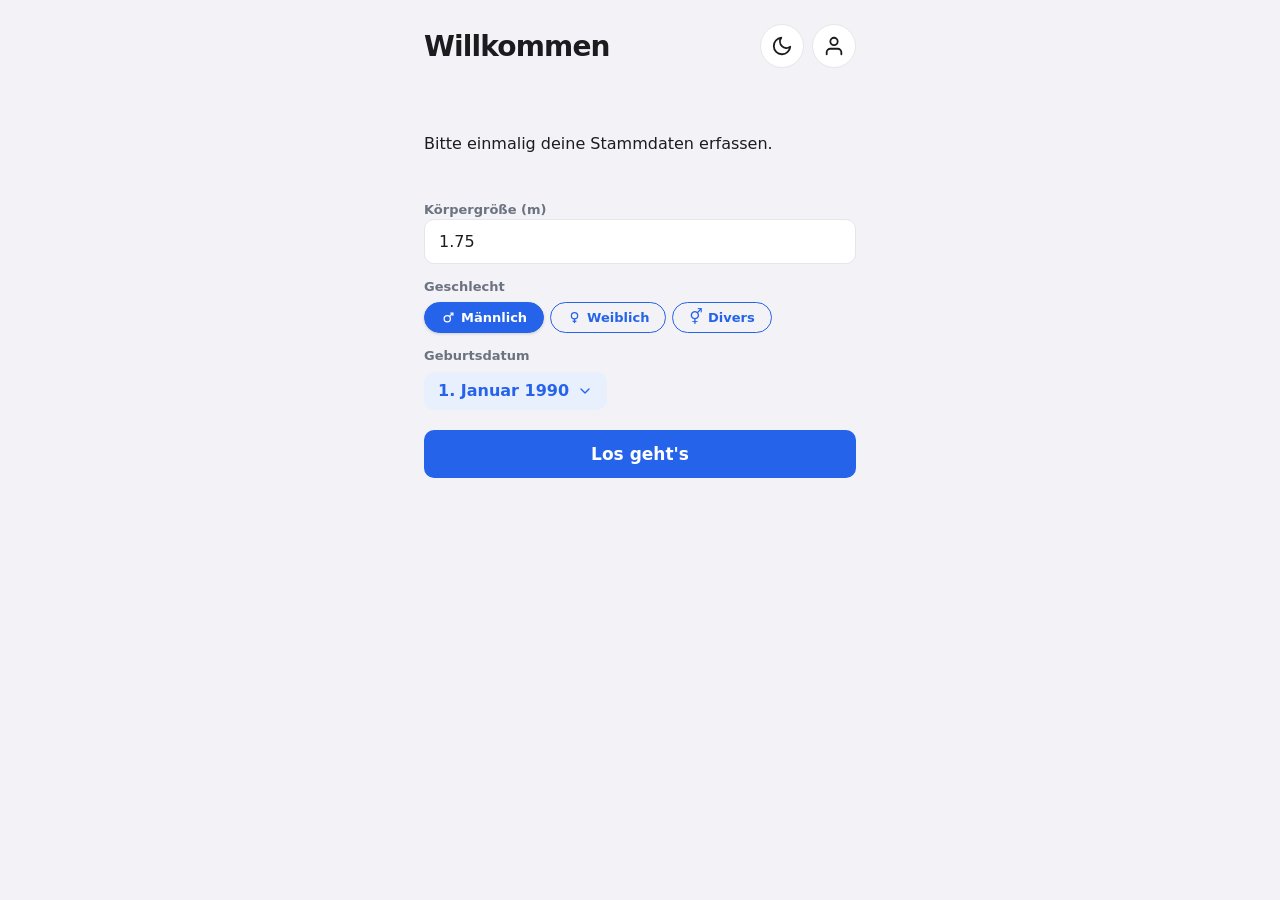
<file: app/index.html>
<!DOCTYPE html>
<html lang="de">
<head>
  <meta charset="utf-8">
  <script>
    // Setzt das Theme VOR dem ersten Paint → kein Hell-Aufblitzen im Dunkelmodus.
    // Liest den localStorage-Spiegel (von main.js gepflegt); Fallback = System.
    (function () {
      try {
        var wahl = localStorage.getItem('wl-theme');
        var ok = wahl === 'hell' || wahl === 'dunkel' || wahl === 'system';
        if (!ok) wahl = 'system';
        var dark = (wahl === 'dunkel') ||
          (wahl === 'system' && matchMedia('(prefers-color-scheme: dark)').matches);
        document.documentElement.dataset.theme = dark ? 'dunkel' : 'hell';
      } catch (e) { /* localStorage/matchMedia evtl. blockiert → Default-Theme greift */ }
    })();
  </script>
  <meta name="viewport" content="width=device-width, initial-scale=1, viewport-fit=cover">
  <title>WeightLog</title>
  <link rel="manifest" href="manifest.webmanifest">
  <link rel="stylesheet" href="css/app.css">
  <link rel="stylesheet" href="vendor/uPlot.min.css">
  <script src="vendor/uPlot.iife.min.js"></script>
  <meta name="theme-color" content="#1e88e5">
</head>
<body>
  <div id="splash" aria-hidden="true">
    <img id="splash-logo" src="icons/icon-192.png" alt="" width="104" height="104">
    <div id="splash-wort">Weight<span>Log</span></div>
  </div>
  <header id="kopf">
    <div class="kopf-links">
      <h1 id="titel">Übersicht</h1>
      <span id="test-badge" hidden>TEST</span>
    </div>
    <div class="kopf-rechts">
      <button id="undo-btn" class="kopf-undo" aria-label="Rückgängig" title="Rückgängig" hidden></button>
      <button id="redo-btn" class="kopf-undo" aria-label="Wiederherstellen" title="Wiederherstellen" hidden></button>
      <button id="theme-toggle" aria-label="Darstellung wechseln" title="Darstellung wechseln"></button>
      <a href="#/profil" id="profil-link" aria-label="Profil"></a>
    </div>
  </header>

  <main id="screen"></main>

  <nav id="tabs" aria-label="Hauptnavigation">
    <a href="#/dashboard" data-screen="dashboard" aria-label="Übersicht"><span class="tab-label">Übersicht</span></a>
    <a href="#/eingabe"  data-screen="eingabe"  aria-label="Eingabe"><span class="tab-label">Eingabe</span></a>
    <a href="#/charts"   data-screen="charts"   aria-label="Charts"><span class="tab-label">Charts</span></a>
    <a href="#/verlauf"  data-screen="verlauf"  aria-label="Verlauf"><span class="tab-label">Verlauf</span></a>
  </nav>

  <script type="module" src="js/main.js"></script>
</body>
</html>
</file>
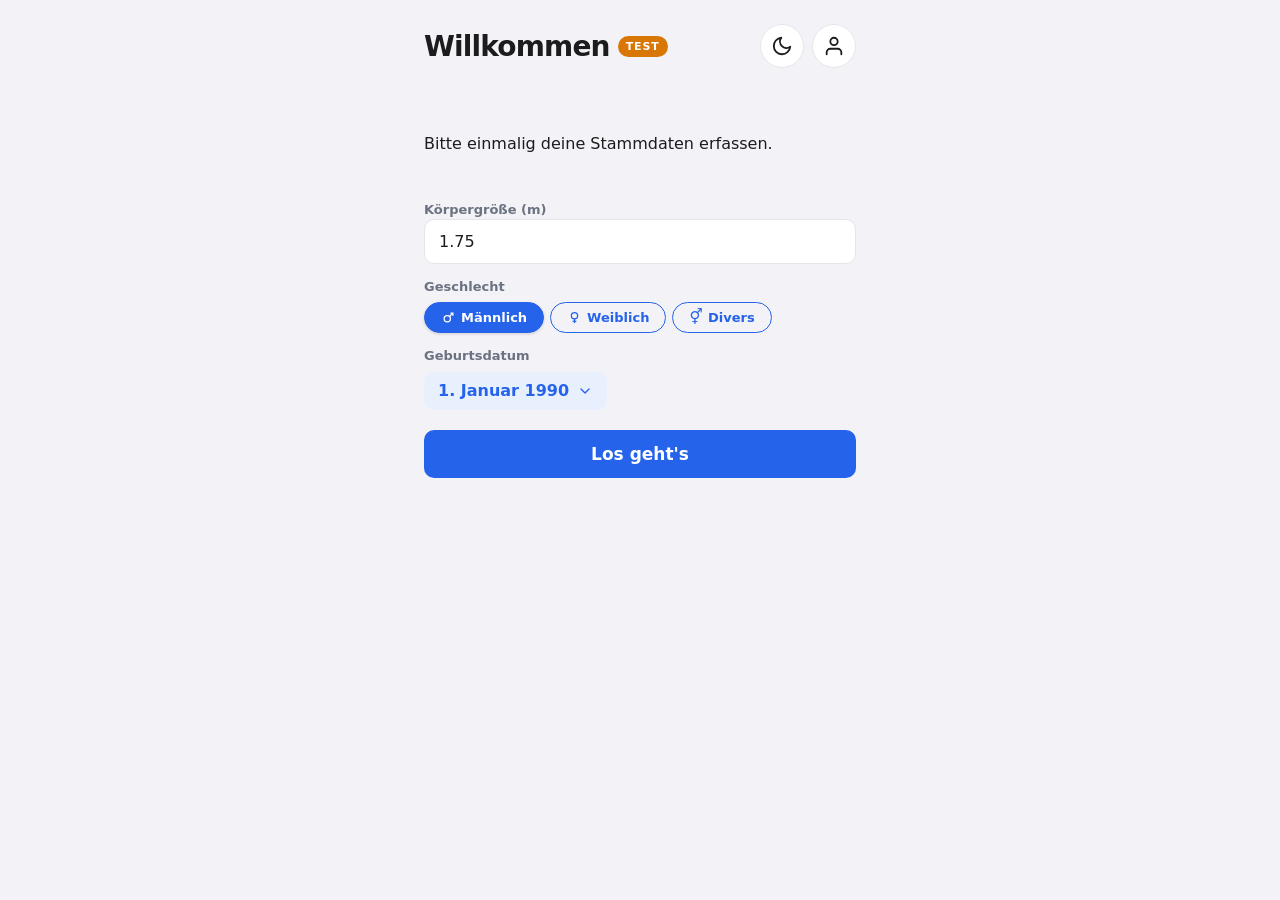
<file: app/test/index.html>
<!DOCTYPE html>
<html lang="de">
<head>
  <meta charset="utf-8">
  <script>
    // Setzt das Theme VOR dem ersten Paint → kein Hell-Aufblitzen im Dunkelmodus.
    // Liest den localStorage-Spiegel (von main.js gepflegt); Fallback = System.
    (function () {
      try {
        var wahl = localStorage.getItem('wl-theme');
        var ok = wahl === 'hell' || wahl === 'dunkel' || wahl === 'system';
        if (!ok) wahl = 'system';
        var dark = (wahl === 'dunkel') ||
          (wahl === 'system' && matchMedia('(prefers-color-scheme: dark)').matches);
        document.documentElement.dataset.theme = dark ? 'dunkel' : 'hell';
      } catch (e) { /* localStorage/matchMedia evtl. blockiert → Default-Theme greift */ }
    })();
  </script>
  <meta name="viewport" content="width=device-width, initial-scale=1, viewport-fit=cover">
  <title>WeightLog [TEST]</title>
  <link rel="manifest" href="manifest.webmanifest">
  <link rel="stylesheet" href="../css/app.css">
  <link rel="stylesheet" href="../vendor/uPlot.min.css">
  <script src="../vendor/uPlot.iife.min.js"></script>
  <meta name="theme-color" content="#ff9800">
</head>
<body>
  <div id="splash" aria-hidden="true">
    <img id="splash-logo" src="../icons/icon-192.png" alt="" width="104" height="104">
    <div id="splash-wort">Weight<span>Log</span></div>
  </div>
  <header id="kopf">
    <div class="kopf-links">
      <h1 id="titel">Übersicht</h1>
      <span id="test-badge" hidden>TEST</span>
    </div>
    <div class="kopf-rechts">
      <button id="undo-btn" class="kopf-undo" aria-label="Rückgängig" title="Rückgängig" hidden></button>
      <button id="redo-btn" class="kopf-undo" aria-label="Wiederherstellen" title="Wiederherstellen" hidden></button>
      <button id="theme-toggle" aria-label="Darstellung wechseln" title="Darstellung wechseln"></button>
      <a href="#/profil" id="profil-link" aria-label="Profil"></a>
    </div>
  </header>
  <main id="screen"></main>
  <nav id="tabs" aria-label="Hauptnavigation">
    <a href="#/dashboard" data-screen="dashboard" aria-label="Übersicht"><span class="tab-label">Übersicht</span></a>
    <a href="#/eingabe"  data-screen="eingabe"  aria-label="Eingabe"><span class="tab-label">Eingabe</span></a>
    <a href="#/charts"   data-screen="charts"   aria-label="Charts"><span class="tab-label">Charts</span></a>
    <a href="#/verlauf"  data-screen="verlauf"  aria-label="Verlauf"><span class="tab-label">Verlauf</span></a>
  </nav>
  <script type="module" src="../js/main.js"></script>
</body>
</html>
</file>
<file: app/css/app.css>
/* app/css/app.css — Design-Fundament (iOS-clean, Weiß/Grau/Blau, Hell+Dunkel) */

/* ---- Tokens HELL (Default) ---- */
:root {
  --bg: #f2f2f7; --surface: #ffffff; --surface-2: #f7f7fb;
  --fg: #1c1c1e; --fg-2: #6b7280; --fg-3: #9ca3af;
  --akzent: #2563eb; --akzent-weich: #e8f0fe;
  --rand: #e5e5ea;
  --gut: #059669; --warn: #d97706;
  --schlecht: #dc2626;
  --chart-linie: #2563eb; --chart-trend: #94a3b8;
  --chart-gitter: #ececf1; --chart-flaeche: rgba(37,99,235,.08);
  --radius: 16px; --radius-s: 10px;
  --sp-1: 4px; --sp-2: 8px; --sp-3: 12px; --sp-4: 16px; --sp-5: 24px; --sp-6: 32px;
  --screen-pad-x: var(--sp-5);
  --screen-pad-top: var(--sp-5);
  --karten-gap: var(--sp-4);
  --karten-pad: var(--sp-5);
  --schatten: 0 1px 2px rgba(0,0,0,.04), 0 4px 16px rgba(0,0,0,.06);
  --tap: 44px;
}
/* ---- Tokens DUNKEL (eigene Werte, nicht invertiert) ---- */
[data-theme="dunkel"] {
  --bg: #000000; --surface: #1c1c1e; --surface-2: #2c2c2e;
  --fg: #f5f5f7; --fg-2: #a1a1aa; --fg-3: #6b7280;
  --akzent: #4f93f5; --akzent-weich: #1e2a44;
  --rand: #38383a;
  --gut: #34d399; --warn: #fbbf24;
  --schlecht: #f87171;
  --chart-linie: #4f93f5; --chart-trend: #8b94a3;
  --chart-gitter: #2c2c2e; --chart-flaeche: rgba(79,147,245,.14);
}

* { box-sizing: border-box; }
body {
  margin: 0; font-family: -apple-system, BlinkMacSystemFont, "Segoe UI", system-ui, sans-serif;
  background: var(--bg); color: var(--fg); -webkit-font-smoothing: antialiased;
  line-height: 1.4; display: flex; flex-direction: column; min-height: 100vh;
  transition: background .25s, color .25s;
}

/* Testmodus-Badge (dezent, in der Kopfzeile neben dem Screen-Namen) */
#test-badge {
  font-size: 11px; font-weight: 700; letter-spacing: .08em; color: #fff;
  background: var(--warn); padding: 3px 8px; border-radius: 999px; align-self: center;
}
#test-badge[hidden] { display: none; }

/* Kopf */
#kopf {
  display: flex; justify-content: space-between; align-items: center;
  padding: var(--sp-2) var(--screen-pad-x) var(--sp-2);
  position: sticky; top: 0; z-index: 10;
  background: color-mix(in srgb, var(--bg) 82%, transparent);
  backdrop-filter: blur(12px); -webkit-backdrop-filter: blur(12px);
}
.kopf-links { display: flex; align-items: center; gap: var(--sp-2); min-width: 0; }
#titel { font-size: 28px; font-weight: 700; letter-spacing: -.03em; }
.kopf-rechts { display: flex; gap: 8px; align-items: center; }

/* Theme-Toggle (zustandsabhängig: Mond in Hell, Sonne in Dunkel) */
#theme-toggle {
  width: var(--tap); height: var(--tap); border-radius: 50%;
  border: 1px solid var(--rand); background: var(--surface); color: var(--fg);
  cursor: pointer; display: grid; place-items: center;
  transition: background .25s, color .25s, border-color .25s; font-size: 22px;
}
#theme-toggle:hover, #profil-link:hover { color: var(--akzent); border-color: var(--akzent); }
/* Icon-Wrapper + SVG sauber zentrieren (kein Baseline-Versatz) */
#theme-toggle span { display: grid; place-items: center; line-height: 0; }
#theme-toggle svg, #profil-link svg { display: block; width: 22px; height: 22px; }
#theme-toggle .ico-sonne { display: none; }
[data-theme="dunkel"] #theme-toggle .ico-mond { display: none; }
[data-theme="dunkel"] #theme-toggle .ico-sonne { display: grid; }

/* Profil-Link */
#profil-link {
  width: var(--tap); height: var(--tap); border-radius: 50%;
  display: grid; place-items: center; color: var(--fg); text-decoration: none;
  background: var(--surface); border: 1px solid var(--rand); font-size: 22px;
}

/* Undo/Redo im Kopf (nur auf dem Verlauf-Screen sichtbar, sonst [hidden]) */
.kopf-undo {
  width: var(--tap); height: var(--tap); border-radius: 50%;
  border: 1px solid var(--rand); background: var(--surface); color: var(--fg);
  cursor: pointer; display: grid; place-items: center;
  transition: background .25s, color .25s, border-color .25s;
}
.kopf-undo svg { display: block; width: 20px; height: 20px; }
.kopf-undo:not(:disabled):hover { color: var(--akzent); border-color: var(--akzent); }
.kopf-undo:disabled { color: var(--fg-3); opacity: .4; cursor: default; }
.kopf-undo[hidden] { display: none; }

/* Screen-Container */
#screen {
  flex: 1; overflow-y: auto;
  padding: var(--screen-pad-top) var(--screen-pad-x) 100px;
  display: flex; flex-direction: column; gap: var(--karten-gap);
}
#screen h2 { font-size: 17px; font-weight: 600; margin: 20px 0 10px; }

/* Formulare (iOS-artig) */
form label { display: block; font-size: 13px; color: var(--fg-2); font-weight: 600; margin: 14px 0 6px; }
input, select, button[type="submit"] {
  font-family: inherit; font-size: 16px; width: 100%;
  padding: 12px 14px; border-radius: var(--radius-s); border: 1px solid var(--rand);
  background: var(--surface); color: var(--fg);
}
input:focus, select:focus { outline: 2px solid var(--akzent); outline-offset: -1px; border-color: var(--akzent); }
fieldset { border: 1px solid var(--rand); border-radius: var(--radius-s); padding: 12px 14px; margin: 14px 0; }
legend { font-size: 13px; color: var(--fg-2); font-weight: 600; padding: 0 6px; }
fieldset label { display: flex; align-items: center; gap: 8px; }
fieldset input[type="checkbox"] { width: auto; }
button[type="submit"] {
  background: var(--akzent); color: #fff; border: 0; font-weight: 600; cursor: pointer;
  margin-top: 20px; padding: 14px; font-size: 17px;
}
button[type="submit"]:hover { filter: brightness(1.05); }

/* generische Buttons (Export/Import etc.) */
#screen button:not([type="submit"]) {
  font-family: inherit; font-size: 15px; font-weight: 600; cursor: pointer;
  padding: 10px 16px; border-radius: var(--radius-s);
  border: 1px solid var(--rand); background: var(--surface); color: var(--akzent);
}

p[role="status"] { font-size: 14px; color: var(--fg-2); margin-top: 12px; }

/* KPI-Liste (Dashboard — wird in Mockup 2 weiter verfeinert) */
.kpi { list-style: none; padding: 0; margin: 0; display: grid; gap: var(--sp-3); }
.kpi li {
  display: flex; justify-content: space-between; align-items: center;
  padding: var(--sp-4); background: var(--surface); border-radius: var(--radius-s);
  box-shadow: var(--schatten);
}
.kpi span { color: var(--fg-2); font-size: 14px; }
.kpi b { font-size: 18px; font-weight: 700; letter-spacing: -.01em; }

/* Verlauf-Tabelle */
.verlauf { width: 100%; border-collapse: separate; border-spacing: 0; font-size: 14px; }
.verlauf th { text-align: left; padding: 8px 10px; color: var(--fg-2); font-weight: 600; font-size: 12px; text-transform: uppercase; letter-spacing: .03em; }
.verlauf td { text-align: left; padding: 12px 10px; border-top: 1px solid var(--rand); }
.verlauf tbody tr:first-child td { border-top: 0; }
.verlauf button { background: none; border: none; color: var(--fg-3); cursor: pointer; font-size: 1em; padding: 4px; }
.verlauf button:hover { color: var(--warn); }

/* Charts-Screen */
.charts-screen { display:flex; flex-direction:column; gap:var(--sp-3); }
/* Zeile 1: Segmented-Control links, Vollbild-Icon rechts — fix, kein Umbruch. */
.charts-leiste { display:flex; align-items:center; justify-content:space-between; gap:var(--sp-2); flex-wrap:nowrap; }
/* Die Charts-Seg darf umbrechen (blaue Umrandung), solange sie nicht kompakt ist;
   erst .seg-kompakt erzwingt einzeilig (nowrap). Umbruch-Erkennung steuert das in JS. */
.charts-leiste .seg { flex-wrap:wrap; }
.charts-leiste .seg.seg-kompakt { flex-wrap:nowrap; }
/* Zeile 2: Kontext (Jahr-Stepper bzw. Tage-Pills) in eigener Zeile. */
.charts-kontext-zeile { display:flex; align-items:center; }
.charts-kontext-zeile[hidden] { display:none; }
.ch-voll, #screen button.ch-voll { flex:none; width:var(--tap); height:var(--tap); display:grid; place-items:center; padding:0; border:1px solid var(--rand); background:var(--surface); color:var(--fg); border-radius:50%; cursor:pointer; transition:background .2s, color .2s, border-color .2s; }
.ch-voll svg { width:20px; height:20px; display:block; }
.ch-voll:hover, #screen button.ch-voll:hover { color:var(--akzent); border-color:var(--akzent); }

/* Serien-Chips (Toggle mit Serien-Farbpunkt) — zentriert, kompakt, damit sie
   möglichst in eine Zeile passen; bei Umbruch auf schmalen Geräten bleibt es dank
   Zentrierung ausgewogen. */
.serie-chips { display:flex; gap:6px; flex-wrap:wrap; justify-content:center; }
.serie-chip, #screen button.serie-chip { display:inline-flex; align-items:center; gap:5px; font-size:12.5px; font-weight:600; padding:6px 11px; border-radius:999px; border:1px solid var(--rand); background:var(--surface); color:var(--fg-2); cursor:pointer; font-family:inherit; }
.serie-chip.aktiv, #screen button.serie-chip.aktiv { background:var(--akzent-weich); color:var(--akzent); border-color:transparent; }
.serie-chip .serie-punkt { width:8px; height:8px; border-radius:50%; display:inline-block; flex:none; }
.serie-chip:not(.aktiv) .serie-punkt { opacity:.4; }

/* Chart-Fläche */
.chart-flaeche { background:var(--surface); border-radius:var(--radius); box-shadow:var(--schatten); padding:12px 10px 6px; min-height:120px; }
.chart-flaeche .leer-hinweis { font-size:13px; color:var(--fg-3); text-align:center; padding:40px 10px; }
.chart-flaeche .uplot, .chart-flaeche .u-wrap { width:100% !important; }
/* Eigenes Chart-Tooltip (ersetzt die native uPlot-Legende) */
.ch-tooltip { position:absolute; pointer-events:none; background:var(--surface); border:1px solid var(--rand); border-radius:var(--radius-s); box-shadow:var(--schatten); padding:7px 10px; font-size:12px; font-weight:600; color:var(--fg); z-index:5; white-space:nowrap; }
.ch-tooltip .ch-tip-datum { font-size:11px; color:var(--fg-2); margin-bottom:3px; }
.ch-tooltip .ch-tip-pkt { width:8px; height:8px; border-radius:50%; display:inline-block; margin-right:5px; vertical-align:middle; }
.ch-tooltip { max-width: 220px; white-space: normal; }
.ch-tooltip > div:not(.ch-tip-chips) { white-space: nowrap; }
.ch-tooltip .ch-tip-chips { display:flex; flex-wrap:wrap; gap:4px; margin-top:6px; padding-top:6px; border-top:1px solid var(--rand); }
.ch-tooltip .ch-tip-chips .chip { display:inline-flex; align-items:center; gap:4px; font-size:11px; font-weight:600; padding:2px 8px; border-radius:999px; background:var(--surface-2); color:var(--fg-2); border:1px solid transparent; white-space:nowrap; }
.ch-tooltip .ch-tip-chips .chip svg { width:11px; height:11px; }
.ch-tooltip .ch-tip-chips .chip.ev { color:var(--akzent); background:transparent; border-color:var(--akzent); }
.ch-tooltip .ch-tip-chips .chip.med { background:var(--rand); color:var(--fg-2); }

/* Vollbild-Modus: Chart füllt den Screen, Filter oben schmal, Rest ausgeblendet. */
body.chart-vollbild #kopf, body.chart-vollbild #tabs { display:none; }
/* Fester Vollbild-Container: KEIN overflow-scroll — die Chart-Fläche schrumpft per Flex
   auf die Resthöhe zwischen Leiste/Kontext oben und Chips unten. */
.charts-screen.vollbild { position:fixed; inset:0; z-index:60; background:var(--bg); padding:10px 12px; gap:8px; overflow:hidden; }
.charts-screen.vollbild .charts-leiste { gap:6px; order:0; flex:none; }
.charts-screen.vollbild .charts-kontext-zeile { order:1; flex:none; }
.charts-screen.vollbild .eigene-feld { order:2; flex:none; }
/* Chart nimmt die Resthöhe; min-height:0 erlaubt korrektes Flex-Schrumpfen (kein Overflow). */
.charts-screen.vollbild .chart-flaeche { order:3; flex:1 1 auto; min-height:0; display:flex; align-items:stretch; overflow:hidden; }
/* Chips immer unten, nie gequetscht → bleiben erreichbar. */
.charts-screen.vollbild .serie-chips { order:4; flex:none; }

/* Tab-Leiste unten */
#tabs {
  position: fixed; bottom: 0; left: 50%; transform: translateX(-50%);
  width: 100%; max-width: 480px; display: flex; justify-content: space-around;
  background: color-mix(in srgb, var(--bg) 82%, transparent);
  backdrop-filter: blur(12px); -webkit-backdrop-filter: blur(12px);
  border-top: 1px solid var(--rand); padding: 8px 0 calc(8px + env(safe-area-inset-bottom));
}
#tabs a {
  flex: 1; text-align: center; color: var(--fg-3); text-decoration: none;
  display: flex; flex-direction: column; align-items: center; gap: 3px; padding: 4px 0;
}
#tabs a svg { width: 24px; height: 24px; display: block; }
#tabs a .tab-label { font-size: 10px; font-weight: 600; letter-spacing: .01em; }
#tabs a.aktiv { color: var(--akzent); }

/* App auf Phone-Breite zentrieren */
body > #kopf, body > #screen { max-width: 480px; margin-left: auto; margin-right: auto; width: 100%; }

/* Segmented-Control (Geschlecht, Theme, Kategorien …)
   Standard: blaue Umrandung je Button — funktioniert auch bei Umbruch.
   .seg-kompakt: grauer Container-Hintergrund + nowrap — nur wenn einzeilig garantiert. */
.seg { display:inline-flex; background:transparent; border:0; padding:0; gap:6px; flex-wrap:wrap; justify-content:flex-end; }
.seg-kompakt { background:var(--surface-2); border-radius:999px; padding:3px; gap:2px; flex-wrap:nowrap; }
/* spezifisch genug, um die allgemeine #screen button-Regel zu überschreiben */
.seg button, #screen .seg button { border:1px solid var(--akzent); background:transparent; cursor:pointer; color:var(--akzent); font-size:13px; font-weight:600; padding:7px 16px; border-radius:999px; font-family:inherit; transition:all .2s; }
.seg.seg-kompakt button, #screen .seg.seg-kompakt button { border:none; background:transparent; color:var(--fg-2); }
.seg button.aktiv, #screen .seg button.aktiv { background:var(--akzent); color:#fff; box-shadow:0 1px 3px rgba(0,0,0,.15); }
.seg.seg-kompakt button.aktiv, #screen .seg.seg-kompakt button.aktiv { background:var(--surface); color:var(--akzent); box-shadow:0 1px 4px rgba(0,0,0,.12); }
.seg button:not(.aktiv):hover, #screen .seg button:not(.aktiv):hover { background:var(--akzent-weich); }
.seg.seg-kompakt button:not(.aktiv):hover, #screen .seg.seg-kompakt button:not(.aktiv):hover { background:var(--surface); }
/* A-Größen-Variante (Anzeigegröße): gleich breite Felder, A vertikal zentriert trotz
   unterschiedlicher Schriftgröße. .aa trägt die stufenabhängige font-size inline. */
.seg-ikon button, #screen .seg-ikon button { min-width:38px; padding:4px 10px; display:grid; place-items:center; }
.seg-ikon .aa { font-weight:700; line-height:1; }

/* Geschlecht-Segment: im gekürzten Zustand Icon/⚥ + Kürzel nebeneinander zentriert. */
.seg-geschlecht button, #screen .seg-geschlecht button { display:inline-flex; align-items:center; justify-content:center; gap:5px; white-space:nowrap; }
.seg-geschlecht .ico { width:15px; height:15px; flex:none; }
.seg-geschlecht .gs-uni { font-size:15px; line-height:1; }

/* Zeitfilter (Übersicht): Segmented + inline Jahr-Stepper / Tage-Pills + Eigene-Zahlenfeld. */
.filter { display:flex; flex-direction:column; gap:0; }
.filterzeile { display:flex; align-items:center; gap:10px; flex-wrap:wrap; }
.stepper { display:inline-flex; align-items:center; gap:4px; }
.stepper button, #screen .stepper button { width:36px; height:36px; border-radius:50%; border:1px solid var(--rand); background:var(--surface); color:var(--akzent); font-size:18px; cursor:pointer; display:grid; place-items:center; padding:0; }
.stepper button:disabled, #screen .stepper button:disabled { color:var(--fg-3); opacity:.5; cursor:default; }
.stepper button svg, #screen .stepper button svg { width:20px; height:20px; display:block; }
.stepper .j { font-size:17px; font-weight:700; min-width:58px; text-align:center; }
.tage-pills { display:inline-flex; gap:8px; flex-wrap:wrap; }
.tp, #screen .tp { border:1px solid var(--rand); background:var(--surface); color:var(--fg); border-radius:999px; padding:8px 15px; font-size:14px; font-weight:600; cursor:pointer; font-family:inherit; }
.tp.aktiv, #screen .tp.aktiv { background:var(--akzent); color:#fff; border-color:var(--akzent); }
/* Jahr-Filter-Leiste oben im Verlauf: horizontale Pill-Leiste, scrollbar bei vielen Jahren. */
.jahr-leiste { display:flex; gap:6px; overflow-x:auto; padding:2px 2px 10px; scrollbar-width:none; -webkit-overflow-scrolling:touch; }
.jahr-leiste::-webkit-scrollbar { display:none; }
.jahr-leiste button, #screen .jahr-leiste button { flex:none; font:inherit; font-size:13px; font-weight:600; padding:6px 14px; border-radius:999px; border:1px solid var(--rand); background:var(--surface); color:var(--fg); cursor:pointer; white-space:nowrap; }
.jahr-leiste button.aktiv, #screen .jahr-leiste button.aktiv { border-color:var(--akzent); color:var(--akzent); background:var(--akzent-weich); }
/* Zeitraum-Modus: Von/Bis nebeneinander in der Kontext-Zeile. */
.zeitraum-pills { display:inline-flex; gap:14px; flex-wrap:wrap; align-items:flex-end; }
.zeitraum-pills .zr-feld { display:flex; flex-direction:column; gap:4px; }
.zeitraum-pills .zr-feld > label { font-size:12px; font-weight:600; color:var(--fg-2); }
.eigene-feld { display:none; align-items:center; gap:10px; margin-top:10px; }
.eigene-feld.auf { display:flex; }
.eigene-feld label { font-size:14px; color:var(--fg-2); font-weight:600; }
.num { display:inline-flex; align-items:center; border:1px solid var(--rand); border-radius:var(--radius-s); background:var(--surface); overflow:hidden; }
.num input { width:64px; border:0; text-align:center; font-size:16px; font-weight:700; color:var(--fg); font-family:inherit; padding:9px 4px; background:transparent; }
.num input:focus { outline:none; color:var(--akzent); }
.num button, #screen .num button { width:38px; height:40px; border:0; border-left:1px solid var(--rand); background:var(--surface-2); color:var(--akzent); font-size:16px; cursor:pointer; padding:0; border-radius:0; touch-action:manipulation; }
.num button:first-of-type, #screen .num button:first-of-type { border-left:0; border-right:1px solid var(--rand); }
.num button, #screen .num button { display:grid; place-items:center; }
.num button svg, #screen .num button svg { width:20px; height:20px; display:block; }
.eigene-feld .einheit { font-size:14px; color:var(--fg-2); }

/* Ziel-Eingabe im Profil: Zeile mit voller Breite für Zahlenfeld + abgeleitete Anzeige. */
.ziel-eingabe .ctrl-voll { display:flex; align-items:center; gap:var(--sp-3); justify-content:flex-end; flex-wrap:wrap; width:100%; }
/* Harmonisiert: Typ-Segmented links neben dem Zahlenfeld (Haupt- und Zwischenziele gleich). */
.ctrl-ziel { display:flex; align-items:center; gap:var(--sp-2); justify-content:flex-end; flex-wrap:wrap; }
/* Der abgeleitete kg/BMI-Wert IMMER in einer eigenen Zeile UNTERHALB der Eingabe
   (flex-basis:100% erzwingt den Umbruch), rechtsbündig wie die Eingabe-Zeile. */
.ziel-abgeleitet { font-size:14px; color:var(--fg-2); font-weight:600; flex-basis:100%; text-align:right; }
.zw-info { padding-top:var(--sp-2); }
.zw-info .erkl { font-size:12px; color:var(--fg-3); }

/* ---- Übersicht/Dashboard (Mockup 06) ---- */
.hero { background:var(--surface); border-radius:var(--radius); padding:22px; box-shadow:var(--schatten); }
.hero-label { font-size:13px; color:var(--fg-2); font-weight:600; text-transform:uppercase; letter-spacing:.04em; }
.hero-wert { font-size:52px; font-weight:700; letter-spacing:-.03em; margin-top:4px; }
.hero-wert .einheit { font-size:24px; font-weight:600; color:var(--fg-2); margin-left:4px; }
.hero-pills { display:flex; gap:8px; margin-top:10px; flex-wrap:wrap; }
.pill { display:inline-flex; align-items:center; gap:5px; font-size:14px; font-weight:600; padding:4px 11px; border-radius:999px; }
.pill.gut { color:var(--gut); background:color-mix(in srgb, var(--gut) 14%, transparent); }
.pill.warn { color:var(--warn); background:color-mix(in srgb, var(--warn) 14%, transparent); }
.pill.schlecht { color:#dc2626; background:color-mix(in srgb, #dc2626 14%, transparent); }
[data-theme="dunkel"] .pill.schlecht { color:#f87171; background:color-mix(in srgb, #f87171 16%, transparent); }
[data-theme="dunkel"] .pill.warn { color:var(--warn); }
.pill.neutral { color:var(--fg-2); background:var(--surface-2); }
.pill.akzent { color:var(--akzent); background:var(--akzent-weich); }
.pill svg { width:14px; height:14px; }

.kpi-grid { display:grid; grid-template-columns:1fr 1fr; gap:12px; }
.kpi-tile { background:var(--surface); border-radius:var(--radius-s); padding:16px; box-shadow:var(--schatten); }
.kpi-tile .k-label { font-size:12px; color:var(--fg-2); font-weight:600; display:flex; align-items:center; gap:5px; }
.kpi-tile .k-label .min-dot { width:11px; height:11px; border-radius:999px; background:var(--gut); border:2px solid var(--surface); box-sizing:border-box; display:inline-block; flex:none; }
.kpi-tile .k-wert { font-size:24px; font-weight:700; letter-spacing:-.02em; margin-top:6px; }
.kpi-tile .k-wert.positiv { color:var(--gut); }
.kpi-tile .k-sub { font-size:12px; color:var(--fg-3); margin-top:2px; }

.ziel-karte { background:var(--surface); border-radius:var(--radius); padding:20px; box-shadow:var(--schatten); }
.ziel-kopf { display:flex; justify-content:space-between; align-items:baseline; }
.ziel-kopf .titel { font-size:15px; font-weight:600; }
.ziel-kopf .proz { font-size:15px; font-weight:700; color:var(--akzent); }
.ziel-karte .balken { position:relative; height:10px; background:var(--rand); border-radius:999px; margin:30px 0 32px; overflow:visible; }
.ziel-karte .balken > .fuell { display:block; height:100%; border-radius:999px; background:linear-gradient(90deg, var(--akzent), color-mix(in srgb, var(--akzent) 70%, #7cc)); transition:width .25s; }
/* Marker auf dem Ziel-Balken.
   Zwischenziel (eigen): Label OBEN (blau, bzw. grün+✓ wenn erreicht), weicht bei weit-rechts
   nach links aus. WHO-Schwellen: neutral graue Striche, BMI-Wert als Label UNTEN. */
.ziel-karte .marker { position:absolute; top:50%; transform:translate(-50%,-50%); }
.marker-eigen { width:3px; height:20px; background:var(--akzent); border-radius:2px; }
.marker-eigen .m-label { position:absolute; bottom:22px; left:50%; transform:translateX(-50%); font-size:11px; font-weight:700; color:var(--akzent); white-space:nowrap; }
.marker-eigen .m-label.links { left:auto; right:0; transform:none; } /* weicht der Prozentzahl aus */
.marker-eigen.erreicht { background:var(--gut); }
.marker-eigen.erreicht .m-label { color:var(--gut); }
.marker-who { width:2px; height:14px; background:var(--fg); border-radius:1px; }
.marker-who .who-label { position:absolute; top:20px; left:50%; transform:translateX(-50%); font-size:10px; font-weight:600; color:var(--fg-3); white-space:nowrap; }
.marker-who .who-label.links { left:auto; right:0; transform:none; }
.marker-who .who-label.rechts { left:0; transform:none; }
.marker-who.erreicht { background:var(--gut); }
.marker-who.erreicht .who-label { color:var(--gut); }
/* Minimum = gefüllter grüner Punkt mit dünnem Rand in --surface (hebt sich von der
   blauen Füllung ab). Kein Label (würde mit BMI/Zwischenziel-Labels kollidieren). */
.marker-min { width:11px; height:11px; border-radius:999px; background:var(--gut); border:2px solid var(--surface); box-sizing:border-box; }
.m-label svg, .who-label svg { width:1em; height:1em; vertical-align:-0.1em; }
.ziel-fuss { display:flex; justify-content:space-between; font-size:13px; color:var(--fg-2); }
.ziel-fuss b { color:var(--fg); }

.chart-karte { background:var(--surface); border-radius:var(--radius); padding:20px; box-shadow:var(--schatten); }
.chart-karte .chart-titel { font-size:15px; font-weight:600; margin-bottom:4px; }
.chart-karte .legende { display:flex; gap:16px; font-size:12px; color:var(--fg-2); margin:8px 0 10px; }
.chart-karte .legende span { display:inline-flex; align-items:center; gap:5px; }
.chart-karte .leg-strich { width:16px; height:3px; border-radius:2px; display:inline-block; background:var(--chart-linie); }
.chart-karte .leg-trend { background:var(--warn); }
.chart-karte .spark { width:100%; height:120px; display:block; }
.chart-karte .leer-hinweis { font-size:13px; color:var(--fg-3); }

/* Datums-Rädchen-Picker */
.datum-anzeige { font-size:16px; font-weight:600; color:var(--akzent); cursor:pointer; padding:8px 14px; border-radius:var(--radius-s); background:var(--akzent-weich); display:inline-flex; align-items:center; gap:var(--sp-2); }
.datum-picker { display:none; margin-top:var(--sp-4); }
.datum-picker.offen { display:block; }
.raeder { display:flex; gap:var(--sp-2); height:160px; }
.rad { flex:1; overflow-y:scroll; scroll-snap-type:y mandatory; text-align:center; border-radius:var(--radius-s); background:var(--surface-2); scrollbar-width:none; }
.rad::-webkit-scrollbar { display:none; }
.rad-item { scroll-snap-align:center; padding:12px 0; font-size:16px; color:var(--fg-2); cursor:pointer; }
.rad-item.sel { color:var(--akzent); font-weight:700; font-size:18px; }

/* Profil: Info-Karte */
.karte { background:var(--surface); border-radius:var(--radius); box-shadow:var(--schatten); overflow:hidden; }
.karte.info { display:flex; }
.info .zelle { flex:1; text-align:center; padding:var(--sp-4) var(--sp-2); }
.info .zelle + .zelle { border-left:1px solid var(--rand); }
.info .z-wert { font-size:22px; font-weight:700; letter-spacing:-.02em; }
.info .z-wert.welt-test { color:var(--warn); }
.info .z-label { font-size:11px; color:var(--fg-2); margin-top:2px; }

/* Profil: Abschnittsüberschrift */
.abschnitt { font-size:13px; font-weight:700; color:var(--fg-2); text-transform:uppercase; letter-spacing:.04em; margin:var(--sp-2) 0 calc(-1*var(--sp-2)) var(--sp-1); }

/* Profil: Formularzeilen (Label links, Control rechts) */
.karte .zeile { display:flex; align-items:center; justify-content:space-between; gap:var(--sp-3); padding:var(--sp-4) var(--karten-pad); }
.karte .zeile + .zeile { border-top:1px solid var(--rand); }
.karte .zeile > label { font-size:15px; font-weight:500; color:var(--fg); white-space:nowrap; }
.karte .zeile .ctrl { flex:1; display:flex; justify-content:flex-end; align-items:center; gap:4px; color:var(--fg-2); }
.karte .zeile .ctrl input { font-family:inherit; font-size:16px; text-align:right; border:0; background:transparent; color:var(--fg); max-width:120px; }
.karte .zeile .ctrl input:focus { outline:none; color:var(--akzent); }
.karte .zeile .readonly { font-size:16px; color:var(--fg-2); }
/* Datumszeile: Picker darf unter die Zeile aufklappen */
.karte .zeile-datum { flex-wrap:wrap; }
/* Nur die Picker-Pille sitzt rechts in der ctrl → vertikal zum Label zentriert.
   (Die „Heute"-Pille steht jetzt neben dem Label, nicht mehr in der ctrl.) */
.karte .zeile-datum .ctrl { flex-direction:row; align-items:center; gap:4px; }
/* „Heute"-Pille inline neben dem Label „Datum" */
.karte .zeile-datum > label { display:inline-flex; align-items:center; gap:8px; }

/* Eingabe-Screen: Datum-Navigationszeile (‹ Datum ›) — immer zweizeilig.
   Zeile 1 = Label + Heute-Chip (via .zeile-datum > label, bereits oben).
   Zeile 2 = .datum-nav: Chevrons links/rechts, Datum-Pill zentriert. */
.karte .zeile-datum .datum-nav { width:100%; display:flex; align-items:center; justify-content:center; gap:4px; padding:var(--sp-1) 0 var(--sp-2); }

/* Geschlecht-Zeile: Label oben, Segment über die volle Kartenbreite darunter
   (Muster wie .zeile-datum). So haben die drei Chips Platz für die langen Labels;
   die dynamische Kurzform (M/W/⚥D) greift nur noch als Fallback auf sehr schmalen Displays. */
.karte .zeile-geschlecht { flex-wrap:wrap; }
.karte .zeile-geschlecht > label { width:100%; }
.karte .zeile-geschlecht .seg-voll { width:100%; padding:var(--sp-1) 0 var(--sp-2); }
.karte .zeile-geschlecht .seg-voll .seg { display:flex; width:100%; flex-wrap:nowrap; }
.karte .zeile-geschlecht .seg-voll .seg button { flex:1 1 0; min-width:0; justify-content:center; }

/* Datum-lang/-kurz: Label oben, Optionen GESTAPELT über die volle Kartenbreite
   darunter (Muster wie .zeile-geschlecht). Lange Labels wie 'Sa, 31.10.2026'
   sind nebeneinander gequetscht unleserlich → je Option eine volle Zeile. */
.karte .zeile-datum-fmt { flex-wrap:wrap; }
.karte .zeile-datum-fmt > label { width:100%; }
.karte .zeile-datum-fmt .fmt-voll { width:100%; padding:var(--sp-1) 0 var(--sp-2); }
/* .seg-gestapelt: Optionen untereinander, jede volle Breite, linksbündig.
   #screen-Präfix nötig (Spezifität 1,2,1 > generische `#screen button`-Regel 1,1,1),
   sonst erbt der Button padding/border/zentrierte Farbe der generischen Regel.
   Nur Theme-Tokens — funktioniert in Hell UND Dunkel. */
.seg.seg-gestapelt, #screen .seg.seg-gestapelt { display:flex; flex-direction:column; width:100%; gap:6px; flex-wrap:nowrap; align-items:stretch; }
.seg.seg-gestapelt button, #screen .seg.seg-gestapelt button { width:100%; text-align:left; justify-content:flex-start; border:1px solid var(--rand); background:var(--surface-2); color:var(--fg); border-radius:var(--radius-s); padding:10px 14px; font-weight:600; }
.seg.seg-gestapelt button.aktiv, #screen .seg.seg-gestapelt button.aktiv { background:var(--akzent-weich); color:var(--akzent); border-color:var(--akzent); box-shadow:none; }
.seg.seg-gestapelt button:not(.aktiv):hover, #screen .seg.seg-gestapelt button:not(.aktiv):hover { background:var(--akzent-weich); }

/* Tag-vor/zurück-Pfeile in der Datumszeile (dezent, kein eigener Block). */
/* Tag-vor/zurück-Pfeile: reine Icon-Tap-Flächen, KEIN Rahmen/Hintergrund (nur Hover-Echo).
   `#screen button.tag-pfeil` = Spezifität (1,1,1) → schlägt die generische
   `#screen button:not([type="submit"])`-Regel (sonst erbt padding/border → SVG rechtsbündig). */
.tag-pfeil, #screen button.tag-pfeil { width:40px; height:40px; display:grid; place-items:center; padding:0; border:0; background:transparent; color:var(--akzent); border-radius:var(--radius-s); cursor:pointer; font-family:inherit; }
.tag-pfeil svg { display:block; width:22px; height:22px; }
.tag-pfeil:hover, #screen button.tag-pfeil:hover { background:var(--akzent-weich); }
.tag-pfeil:disabled, #screen button.tag-pfeil:disabled { color:var(--fg-3); opacity:.4; cursor:default; background:transparent; }

/* Profil: Backup */
.backup-pad { padding:var(--karten-pad); display:flex; flex-direction:column; gap:var(--sp-3); }
.backup-pad .erkl { font-size:13px; color:var(--fg-2); }
.btn-reihe { display:flex; gap:var(--sp-3); }
.btn { flex:1; font-family:inherit; font-size:15px; font-weight:600; cursor:pointer; padding:12px; border-radius:var(--radius-s); border:1px solid var(--rand); background:var(--surface); color:var(--akzent); }
.btn.primär { background:var(--akzent); color:#fff; border-color:var(--akzent); box-shadow:0 2px 8px rgba(37,99,235,.3); }
.btn.primär:hover { filter:brightness(1.05); }
/* #screen btn.primär: schlägt generische #screen button-Regel */
#screen button.btn.primär { background:var(--akzent); color:#fff; border-color:var(--akzent); }
.status { font-size:14px; padding:var(--sp-3); border-radius:var(--radius-s); background:var(--akzent-weich); color:var(--akzent); }
.status[hidden] { display:none; }
.pr-toast { font-size:14px; font-weight:600; color:var(--gut); background:color-mix(in srgb,var(--gut) 13%,transparent); padding:var(--sp-3) var(--sp-4); border-radius:var(--radius-s); margin-top:var(--sp-2); display:none; text-align:center; }
.pr-toast.auf { display:block; }
.pr-version { text-align:center; color:var(--fg-3); font-size:12px; font-weight:500; padding:16px 0 8px; }

/* ===== Eingabe-Screen (Mockup 08-1) ===== */
.heute-tag { font-size:11px; font-weight:700; color:var(--akzent); background:var(--akzent-weich); border-radius:999px; padding:2px 8px; }

/* Gewicht-Hero */
.hero-ein { background:var(--surface); border-radius:var(--radius); padding:20px 22px 22px; box-shadow:var(--schatten); text-align:center; }
.hero-ein .label { font-size:12px; color:var(--fg-2); font-weight:600; text-transform:uppercase; letter-spacing:.04em; }
.hero-wert-zeile { display:flex; align-items:center; justify-content:center; gap:14px; margin-top:8px; }
.gewicht-feld { display:inline-flex; align-items:baseline; gap:4px; }
.gewicht-feld input { font-size:54px; font-weight:700; letter-spacing:-.03em; width:160px; text-align:center; border:0; background:transparent; color:var(--fg); font-family:inherit; padding:0; transition:color .15s; }
.gewicht-feld input:focus { outline:none; color:var(--akzent); }
.gewicht-feld .einheit { font-size:22px; font-weight:600; color:var(--fg-2); }
/* Vorschlags-Zustand: gedämpft, damit klar „noch nicht gespeichert" */
.hero-ein.vorschlag .gewicht-feld input { color:var(--fg-3); }
.stepper-v { display:flex; flex-direction:column; gap:6px; }
/* spezifisch genug (#screen), um die allgemeine #screen button-Regel zu überschreiben;
   place-items + line-height:1 + padding:0 zentriert die +/−-Zeichen exakt. */
.stepper-v button, #screen .stepper-v button { width:44px; height:36px; display:grid; place-items:center; padding:0; line-height:1; border:1px solid var(--rand); background:var(--surface-2); color:var(--akzent); border-radius:var(--radius-s); cursor:pointer; font-family:inherit; touch-action:manipulation; }
.stepper-v button svg { display:block; width:20px; height:20px; }
.stepper-v button:active, #screen .stepper-v button:active { background:var(--akzent-weich); }

/* Hinweis-Zeile unterm Hero */
.hero-hint { margin-top:12px; min-height:26px; display:flex; justify-content:center; }
.pill-hint { display:inline-flex; align-items:center; gap:6px; font-size:13px; font-weight:600; padding:5px 12px; border-radius:999px; }
.pill-hint svg { width:14px; height:14px; }
.pill-hint.vorschlag { color:var(--fg-2); background:var(--surface-2); cursor:pointer; }
.pill-hint.warn { color:var(--warn); background:color-mix(in srgb,var(--warn) 13%,transparent); }

/* Zugeklappte Auslöser-Zeile (Ereignis / Medikament) */
.add-zeile { display:flex; align-items:center; justify-content:space-between; gap:12px; padding:var(--sp-4) var(--karten-pad); cursor:pointer; }
.add-zeile .links { display:flex; align-items:center; gap:10px; font-size:15px; font-weight:600; color:var(--akzent); flex:none; }
.add-zeile .links svg { width:20px; height:20px; transition:transform .2s; }
.add-zeile.offen .links svg.chev { transform:rotate(45deg); }
.add-zeile .rechts { font-size:13px; color:var(--fg-3); text-align:right; min-width:0; overflow:hidden; text-overflow:ellipsis; white-space:nowrap; }
/* „läuft"-Zustand: mehrtägiges Ereignis überlappt den Tag nur (nicht editierbar).
   Gedämpft/neutral mit grauem Info-Punkt – bewusst KEIN grüner Erfolgs-Haken. */
.add-zeile .rechts.laeuft { color:var(--fg-2); font-style:italic; }
.add-zeile .rechts.laeuft::before { content:""; display:inline-block; width:6px; height:6px; border-radius:50%; background:var(--fg-3); margin-right:6px; vertical-align:middle; }
/* Status-Zusammenfassung mit grünem Haken (nach dem Speichern) */
.add-zeile .rechts .status-haken { display:inline-flex; align-items:center; vertical-align:middle; margin-right:5px; color:var(--gut); }
.add-zeile .rechts .status-haken svg { width:14px; height:14px; }
.add-zeile.offen { border-bottom:1px solid var(--rand); }
.collapse { display:none; }
.collapse.auf { display:block; }

/* Speichern + Erfolgs-Pille */
/* #screen button.speichern schlägt die generische `#screen button`-Regel (gleiche Spezifität,
   aber spätere Position + Klassen-Selektor → Priorität). */
#screen button.speichern, .speichern { width:100%; font-family:inherit; font-size:17px; font-weight:700; cursor:pointer; padding:15px; border-radius:var(--radius-s); border:0; background:var(--akzent); color:#fff; margin-top:var(--sp-4); box-shadow:0 2px 8px rgba(37,99,235,.35); }
#screen button.speichern:active { filter:brightness(.95); }
.ok-pill { display:none; align-items:center; justify-content:center; gap:8px; font-size:15px; font-weight:600; color:var(--gut); background:color-mix(in srgb,var(--gut) 13%,transparent); padding:14px; border-radius:var(--radius-s); margin-top:4px; }
.ok-pill.auf { display:flex; }
.ok-pill svg { width:18px; height:18px; }

/* Überschreiben-Dialog */
.dialog-bg { position:fixed; inset:0; background:rgba(0,0,0,.4); display:none; align-items:center; justify-content:center; z-index:50; }
.dialog-bg.auf { display:flex; }
.dialog { background:var(--surface); border-radius:var(--radius); padding:22px; width:84%; max-width:300px; text-align:center; box-shadow:0 20px 50px rgba(0,0,0,.3); }
.dialog .d-titel { font-size:17px; font-weight:700; margin-bottom:8px; }
.dialog .d-text { font-size:14px; color:var(--fg-2); margin-bottom:18px; }
.dialog .d-text b { color:var(--fg); }
.dialog .d-btns { display:flex; gap:10px; }
/* #screen-Präfix nötig, damit die generische `#screen button`-Regel (ID-Spezifität)
   die Dialog-Button-Farben nicht überschreibt (Basis + Varianten). */
#screen .dialog .d-btns button { flex:1; font-family:inherit; font-size:15px; font-weight:600; padding:12px; border-radius:var(--radius-s); cursor:pointer; border:1px solid var(--rand); background:var(--surface); color:var(--fg); }
#screen .dialog .d-btns button.primär { background:var(--warn); color:#fff; border-color:var(--warn); }
#screen .dialog .d-btns button.gefahr { background:var(--schlecht); color:#fff; border-color:var(--schlecht); }

/* Ereignis-Overlay: etwas breiter + links-bündiges Formular (statt zentriert). */
.dialog.ev-edit { max-width: 340px; text-align: left; }
.dialog.ev-edit .d-titel { text-align: center; }
.dialog.ev-edit .feld { margin-bottom: 14px; }
.dialog.ev-edit .feld > label { display:block; font-size:12px; font-weight:600; color:var(--fg-2); margin-bottom:6px; }
.dialog.ev-edit .zeitraum { display:flex; gap:10px; }
.dialog.ev-edit .zeitraum .feld { flex:1; margin-bottom:0; }
.dialog.ev-edit .notiz { width:100%; padding:10px 12px; border-radius:var(--radius-s); border:1px solid var(--rand); background:var(--surface); color:var(--fg); font-size:14px; font-family:inherit; }
/* Kategorie-Segment im Overlay: linksbündig mit kleinem Zeilenabstand bei Umbruch.
   .seg hat global keinen Container mehr, daher nur noch Layout-Overrides nötig. */
.dialog.ev-edit .seg { gap:6px; row-gap:6px; justify-content:flex-start; }
/* Speichern im Ereignis-Overlay ist neutrale Haupt-Aktion → BLAU (--akzent), nicht
   das orange --warn des Eingabe-Überschreiben-Dialogs. Spezifität via zusätzlichem
   .ev-edit höher als #screen .dialog .d-btns button.primär (Zeile darüber). */
#screen .dialog.ev-edit .d-btns button.primär { background:var(--akzent); border-color:var(--akzent); }

/* Medikament-Overlay: analog ev-edit — etwas breiter, links-bündiges Formular. */
.dialog.med-edit { max-width: 340px; text-align: left; }
.dialog.med-edit .d-titel { text-align: center; }
.dialog.med-edit .feld { margin-bottom: 14px; }
.dialog.med-edit .feld > label { display:block; font-size:12px; font-weight:600; color:var(--fg-2); margin-bottom:6px; }
/* .zeile/.ctrl im Dialog: Label links, Control rechts (spiegelt .karte .zeile + .karte .zeile .ctrl) */
.dialog.med-edit .zeile { display:flex; align-items:center; justify-content:space-between; gap:var(--sp-3); padding:var(--sp-3) 0; }
.dialog.med-edit .zeile + .zeile { border-top:1px solid var(--rand); }
.dialog.med-edit .zeile > label { font-size:15px; font-weight:500; color:var(--fg); white-space:nowrap; }
.dialog.med-edit .zeile .ctrl { flex:1; display:flex; justify-content:flex-end; align-items:center; gap:4px; color:var(--fg-2); }
/* Speichern im Med-Overlay = BLAU (--akzent), analog ev-edit. */
#screen .dialog.med-edit .d-btns button.primär { background:var(--akzent); border-color:var(--akzent); }

/* Löschen als dezente rote Textzeile UNTER den Haupt-Buttons.
   #screen-Präfix nötig: sonst überschreibt die generische `#screen button`-Regel
   (ID-Spezifität) die rote Textfarbe → Button würde fälschlich blau. */
.loeschen-zeile { text-align:center; margin-top:14px; }
.loeschen-zeile button, #screen .loeschen-zeile button { background:transparent; border:0; color:var(--schlecht); font-family:inherit; font-size:14px; font-weight:600; cursor:pointer; padding:6px; display:inline-flex; align-items:center; gap:6px; }
.loeschen-zeile svg { width:15px; height:15px; }

/* ---- Verlauf-Screen (Mockup 09) ---- */
.verlauf-leer { text-align:center; color:var(--fg-3); padding:60px 20px; font-size:15px; }

/* Monats-Gruppenüberschrift */
.v-monat {
  display:flex; justify-content:space-between; align-items:baseline;
  font-size:13px; font-weight:700; color:var(--fg-2);
  text-transform:uppercase; letter-spacing:.05em;
  margin:var(--sp-3) 0 calc(-1 * var(--sp-2)) 4px;
}
.v-monat .v-zusatz { font-size:11px; font-weight:600; color:var(--fg-3); text-transform:none; letter-spacing:0; }

/* Karte mit Tageszeilen */
.v-karte { overflow:hidden; }
.v-tag { display:flex; align-items:center; gap:var(--sp-3); padding:var(--sp-3) var(--sp-4); cursor:pointer; }
.v-tag + .v-tag { border-top:1px solid var(--rand); }
.v-tag:hover { background:var(--surface-2); }

/* Datum-Block links */
.v-datum { display:flex; flex-direction:column; align-items:center; min-width:46px; }
.v-datum .v-wtag { font-size:11px; font-weight:700; color:var(--fg-3); text-transform:uppercase; letter-spacing:.03em; }
.v-datum .v-tagnr { font-size:20px; font-weight:700; letter-spacing:-.02em; line-height:1.1; }
.v-datum.heute-ring { color:var(--akzent); }
.v-datum.heute-ring .v-tagnr { background:var(--akzent); color:#fff; border-radius:10px; padding:1px 7px; }

/* Mitte: Gewicht + Chips */
.v-mitte { flex:1; min-width:0; display:flex; flex-direction:column; gap:4px; }
.v-gewicht-zeile { display:flex; align-items:baseline; gap:8px; }
.v-gewicht { font-size:19px; font-weight:700; letter-spacing:-.02em; }
.v-gewicht .v-einh { font-size:13px; font-weight:600; color:var(--fg-3); margin-left:2px; }
.v-mitte .diff { font-size:12px; font-weight:600; }
.v-mitte .diff.ab { color:var(--gut); }
.v-mitte .diff.zu { color:var(--schlecht); }
.v-chips { display:flex; gap:6px; flex-wrap:wrap; }
/* Basis-Chip trägt einen TRANSPARENTEN 1px-Rand, damit Medikament (grau) und
   Ereignis (blauer Rand) exakt gleich hoch bleiben (kein Layout-Sprung). */
.v-chips .chip { display:inline-flex; align-items:center; gap:4px; font-size:11px; font-weight:600; padding:2px 8px; border-radius:999px; background:var(--surface-2); color:var(--fg-2); border:1px solid transparent; }
.v-chips .chip svg { width:11px; height:11px; }
/* Medikament = neutraler grauer Default, etwas dunkler als surface-2 (sonst kaum sichtbar). */
.v-chips .chip.med { background:var(--rand); color:var(--fg-2); }
/* Strukturierte Medikament-Chips sind klickbar: sichtbarer Rand mit --fg-2 (ausreichend Kontrast
   in hell: #6b7280 auf #e5e5ea; dunkel: #a1a1aa auf #38383a). Kein --akzent: Blau ist für Ereignisse reserviert. */
.v-chips .chip.med-klick { border-color: var(--fg-2); cursor: pointer; }
.v-chips .chip.med-klick:active { opacity: .7; }
/* Ereignis = blau mit Rand, ungefüllt (signalisiert klickbar). */
.v-chips .chip.ev { color:var(--akzent); background:transparent; border-color:var(--akzent); }

/* Aktionen rechts */
.v-aktionen { display:flex; gap:2px; }
.v-akt { width:34px; height:34px; border-radius:8px; border:0; background:transparent; color:var(--fg-3); cursor:pointer; display:grid; place-items:center; }
.v-akt svg { width:17px; height:17px; display:block; }
.v-akt:hover { background:var(--surface-2); color:var(--akzent); }
.v-akt.del:hover { color:var(--schlecht); }
/* `#screen button.v-akt` = Spezifität (1,1,1) — gleich der generischen Regel
   `#screen button:not([type="submit"])`, gewinnt durch spätere Quell-Position.
   Damit dezent: kein Rand, transparent, grau; Hover blau bzw. rot bei .del. */
#screen button.v-akt { padding:0; border:0; background:transparent; color:var(--fg-3); }
#screen button.v-akt:hover { background:var(--surface-2); color:var(--akzent); }
#screen button.v-akt.del:hover { color:var(--schlecht); }

/* Import-Dialoge (Modus/Konflikt/Ergebnis) */
#screen .dialog.pr-import .d-btns.d-btns-stapel { flex-direction: column; align-items: stretch; gap: var(--sp-2); }
#screen .dialog.pr-import .d-btns button.primär { background: var(--akzent); color: #fff; border: none; }
#screen .dialog.pr-import .d-btns button.gefahr { background: var(--warn); color: #fff; border: none; }
#screen .dialog.pr-import .pr-konflikt-liste { max-height: 40vh; overflow-y: auto; margin: var(--sp-2) 0; font-size: 14px; }
#screen .dialog.pr-import .pr-konflikt-liste .zeile-k { display: flex; justify-content: space-between; padding: var(--sp-1) 0; border-bottom: 1px solid var(--rand); }

/* ---- In-App-Splash (Start-Overlay, Variante A: Icon + Wort) ---- */
#splash {
  position: fixed; inset: 0; z-index: 1000;
  display: flex; flex-direction: column; align-items: center; justify-content: center;
  gap: var(--sp-4);
  background: var(--surface); color: var(--fg);
  opacity: 1; transition: opacity .45s ease;
}
#splash.weg { opacity: 0; pointer-events: none; }
#splash-logo {
  display: block; width: 104px; height: 104px; border-radius: 24px;
  box-shadow: 0 8px 24px rgba(37, 99, 235, .28);
  opacity: 0; transform: translateY(10px) scale(.97);
  transition: opacity .5s ease, transform .5s ease;
}
#splash-wort {
  font-size: 30px; font-weight: 700; letter-spacing: -.02em; color: var(--fg);
  opacity: 0; transform: translateY(10px) scale(.97);
  transition: opacity .5s ease, transform .5s ease; transition-delay: .1s;
}
#splash-wort span { color: var(--akzent); }
/* eingeblendeter Zustand (von main.js gesetzt) */
#splash.ein #splash-logo,
#splash.ein #splash-wort { opacity: 1; transform: none; }

@media (prefers-reduced-motion: reduce) {
  #splash, #splash-logo, #splash-wort { transition: none; }
}
</file>
<file: app/vendor/uPlot.min.css>
.uplot, .uplot *, .uplot *::before, .uplot *::after {box-sizing: border-box;}.uplot {font-family: system-ui, -apple-system, "Segoe UI", Roboto, "Helvetica Neue", Arial, "Noto Sans", sans-serif, "Apple Color Emoji", "Segoe UI Emoji", "Segoe UI Symbol", "Noto Color Emoji";line-height: 1.5;width: min-content;}.u-title {text-align: center;font-size: 18px;font-weight: bold;}.u-wrap {position: relative;user-select: none;}.u-over, .u-under {position: absolute;}.u-under {overflow: hidden;}.uplot canvas {display: block;position: relative;width: 100%;height: 100%;}.u-axis {position: absolute;}.u-legend {font-size: 14px;margin: auto;text-align: center;}.u-inline {display: block;}.u-inline * {display: inline-block;}.u-inline tr {margin-right: 16px;}.u-legend th {font-weight: 600;}.u-legend th > * {vertical-align: middle;display: inline-block;}.u-legend .u-marker {width: 1em;height: 1em;margin-right: 4px;background-clip: padding-box !important;}.u-inline.u-live th::after {content: ":";vertical-align: middle;}.u-inline:not(.u-live) .u-value {display: none;}.u-series > * {padding: 4px;}.u-series th {cursor: pointer;}.u-legend .u-off > * {opacity: 0.3;}.u-select {background: rgba(0,0,0,0.07);position: absolute;pointer-events: none;}.u-cursor-x, .u-cursor-y {position: absolute;left: 0;top: 0;pointer-events: none;will-change: transform;}.u-hz .u-cursor-x, .u-vt .u-cursor-y {height: 100%;border-right: 1px dashed #607D8B;}.u-hz .u-cursor-y, .u-vt .u-cursor-x {width: 100%;border-bottom: 1px dashed #607D8B;}.u-cursor-pt {position: absolute;top: 0;left: 0;border-radius: 50%;border: 0 solid;pointer-events: none;will-change: transform;/*this has to be !important since we set inline "background" shorthand */background-clip: padding-box !important;}.u-axis.u-off, .u-select.u-off, .u-cursor-x.u-off, .u-cursor-y.u-off, .u-cursor-pt.u-off {display: none;}
</file>
